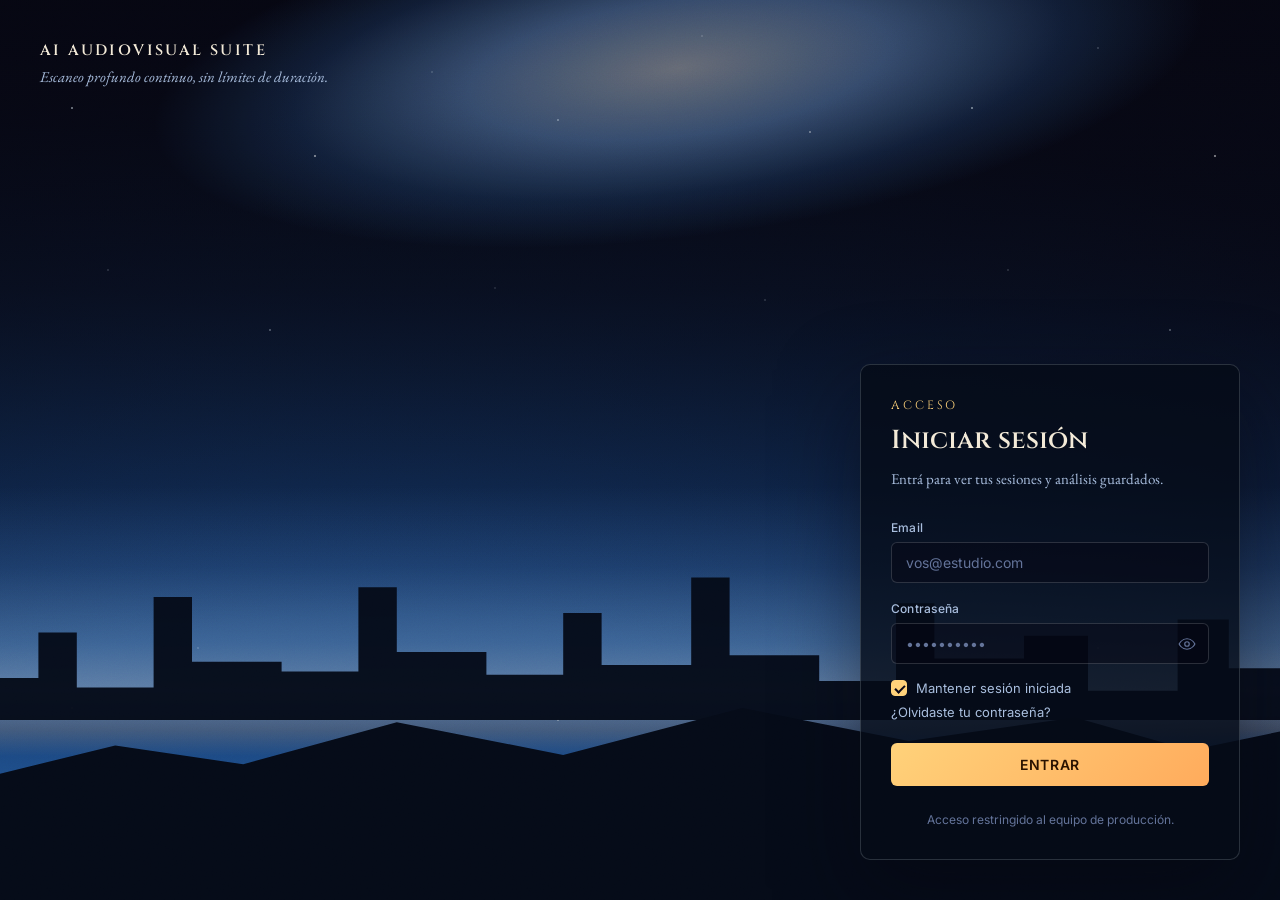
<file: login.html>
<!DOCTYPE html>
<html lang="es">
<head>
    <meta charset="UTF-8">
    <meta name="viewport" content="width=device-width, initial-scale=1.0">
    <title>Iniciar sesión · AI Audiovisual Suite Pro</title>
    <link rel="preconnect" href="https://fonts.googleapis.com">
    <link rel="preconnect" href="https://fonts.gstatic.com" crossorigin>
    <link href="https://fonts.googleapis.com/css2?family=Cinzel:wght@500;600;700&family=EB+Garamond:ital,wght@0,400;0,500;1,400&family=Inter:wght@400;500;600&display=swap" rel="stylesheet">
    <link rel="stylesheet" href="css/login.css">
</head>
<body>

    <div class="cosmos" aria-hidden="true">
        <div class="cosmos__stars"></div>
        <div class="cosmos__galaxy"></div>
        <div class="cosmos__ruins"></div>
        <div class="cosmos__horizon-glow"></div>
        <div class="cosmos__terrain"></div>
        <div class="cosmos__grain"></div>
        <div class="cosmos__vignette"></div>
    </div>

    <div class="stage">
        <header class="mark">
            <span class="mark__wordmark">AI Audiovisual Suite</span>
            <span class="mark__tagline">Escaneo profundo continuo, sin límites de duración.</span>
        </header>

        <section class="gate">
            <div class="gate__box">

                <p class="gate__eyebrow">Acceso</p>
                <h1 class="gate__title">Iniciar sesión</h1>
                <p class="gate__sub">Entrá para ver tus sesiones y análisis guardados.</p>

                <form class="gate__form" id="loginForm" novalidate>
                    <div class="field">
                        <label for="email">Email</label>
                        <input type="email" id="email" name="email" placeholder="vos@estudio.com" autocomplete="username">
                    </div>

                    <div class="field">
                        <label for="password">Contraseña</label>
                        <div class="field__row">
                            <input type="password" id="password" name="password" placeholder="••••••••••" autocomplete="current-password">
                            <button type="button" class="field__toggle" id="togglePassword" aria-label="Mostrar contraseña" aria-pressed="false">
                                <svg id="eyeIcon" width="18" height="18" viewBox="0 0 24 24" fill="none" stroke="currentColor" stroke-width="1.6" stroke-linecap="round" stroke-linejoin="round">
                                    <path d="M1.5 12S5 5 12 5s10.5 7 10.5 7-3.5 7-10.5 7S1.5 12 1.5 12Z"/>
                                    <circle cx="12" cy="12" r="3"/>
                                </svg>
                            </button>
                        </div>
                    </div>

                    <div class="gate__row">
                        <label class="check">
                            <input type="checkbox" id="remember" checked>
                            <span class="check__box"></span>
                            <span>Mantener sesión iniciada</span>
                        </label>
                        <a href="#" class="gate__link">¿Olvidaste tu contraseña?</a>
                    </div>

                    <p class="gate__error" id="gateError" hidden></p>

                    <button type="submit" class="gate__submit" id="submitBtn">
                        <span class="gate__submit-label">Entrar</span>
                    </button>
                </form>

                <p class="gate__footer">Acceso restringido al equipo de producción.</p>
            </div>
        </section>
    </div>

<script type="module" src="js/login.js"></script>
</body>
</html>
</file>
<file: css/login.css>
/* ============================================================
   TOKENS — retrofuturismo cósmico pintado (aerógrafo, cálido/frío)
   ============================================================ */
:root {
    --void: #050b18;
    --flare: #ffab5c;
    --sun: #ffd27a;
    --sun-core: #fff6e0;

    --ink: #f3ead8;
    --ink-dim: #a9bede;
    --ink-faint: #64749a;
    --line: rgba(234, 245, 255, 0.16);
    --card: rgba(6, 12, 24, 0.82);

    --font-display: 'Cinzel', 'Georgia', serif;
    --font-body: 'EB Garamond', 'Georgia', serif;
    --font-ui: 'Inter', 'Segoe UI', system-ui, sans-serif;
}

* { box-sizing: border-box; }

html, body {
    margin: 0;
    min-height: 100%;
    background: var(--void);
    color: var(--ink);
    font-family: var(--font-ui);
    -webkit-font-smoothing: antialiased;
}

a { color: inherit; }

:focus-visible {
    outline: 2px solid var(--sun);
    outline-offset: 2px;
}

/* ============================================================
   COSMOS — escena de fondo (elemento de firma)
   ============================================================ */
.cosmos {
    position: fixed;
    inset: 0;
    z-index: 0;
    overflow: hidden;
    background: linear-gradient(180deg, #050b18 0%, #0a1830 32%, #123362 60%, #1c4a85 84%, #2f6bb0 100%);
}

.cosmos__stars {
    position: absolute;
    z-index: 1;
    inset: 0;
    background-image:
        radial-gradient(1.4px 1.4px at 8% 18%, rgba(234, 245, 255, .9), transparent),
        radial-gradient(1px 1px at 22% 8%, rgba(234, 245, 255, .6), transparent),
        radial-gradient(1.6px 1.6px at 35% 26%, rgba(255, 255, 255, .85), transparent),
        radial-gradient(1px 1px at 48% 12%, rgba(234, 245, 255, .5), transparent),
        radial-gradient(1.2px 1.2px at 62% 20%, rgba(234, 245, 255, .8), transparent),
        radial-gradient(1px 1px at 78% 6%, rgba(234, 245, 255, .5), transparent),
        radial-gradient(1.4px 1.4px at 90% 22%, rgba(255, 255, 255, .7), transparent),
        radial-gradient(1px 1px at 12% 45%, rgba(234, 245, 255, .5), transparent),
        radial-gradient(1.3px 1.3px at 30% 55%, rgba(234, 245, 255, .65), transparent),
        radial-gradient(1px 1px at 55% 48%, rgba(234, 245, 255, .4), transparent),
        radial-gradient(1px 1px at 85% 50%, rgba(234, 245, 255, .5), transparent);
    background-size: 900px 600px;
    background-repeat: repeat;
    opacity: .9;
}

/* Galaxia difusa en el cielo alto: banda de nebulosa inclinada, sin filter:blur
   (backdrop/filter blur son carísimos en renderizado por software — se logra
   la suavidad solo con paradas de degradé, no con blur de capa). */
.cosmos__galaxy {
    position: absolute;
    z-index: 2;
    top: -14vh;
    left: 6vw;
    width: 100vw;
    height: 66vh;
    background: radial-gradient(ellipse 55% 38% at 48% 32%,
        rgba(234, 245, 255, .42) 0%,
        rgba(127, 184, 255, .38) 30%,
        rgba(47, 107, 176, .22) 55%,
        transparent 75%);
    transform: rotate(-7deg);
    mix-blend-mode: screen;
}

/* Resplandor bajo, luz fría de la galaxia rozando el horizonte —
   con apenas un toque cálido justo donde toca las ruinas. */
.cosmos__horizon-glow {
    position: absolute;
    z-index: 3;
    left: -10%;
    right: -10%;
    top: 54vh;
    height: 30vh;
    background: linear-gradient(180deg,
        transparent 0%,
        rgba(127, 184, 255, .10) 30%,
        rgba(169, 212, 255, .26) 58%,
        rgba(234, 245, 255, .34) 76%,
        rgba(255, 184, 112, .18) 90%,
        transparent 100%);
    animation: glow-breathe 9s ease-in-out infinite;
}

@keyframes glow-breathe {
    0%, 100% { opacity: 1; }
    50%      { opacity: .72; }
}

/* Terreno alienígena: silueta de dunas/cráteres recortada con clip-path */
.cosmos__terrain {
    position: absolute;
    z-index: 5;
    left: 0; right: 0;
    bottom: 0;
    height: 26vh;
    background: var(--void);
    clip-path: polygon(
        0% 46%, 9% 34%, 19% 42%, 31% 24%, 44% 38%,
        58% 18%, 71% 32%, 84% 22%, 93% 36%, 100% 28%,
        100% 100%, 0% 100%
    );
}

/* Ruinas: skyline de torres/monolitos quebrados, un solo elemento con clip-path */
.cosmos__ruins {
    position: absolute;
    z-index: 4;
    left: 0; right: 0;
    bottom: 20vh;
    height: 18vh;
    background: var(--void);
    opacity: .96;
    clip-path: polygon(
        0% 100%, 0% 74%, 3% 74%, 3% 46%, 6% 46%, 6% 80%,
        12% 80%, 12% 24%, 15% 24%, 15% 64%, 22% 64%, 22% 70%,
        28% 70%, 28% 18%, 31% 18%, 31% 58%, 38% 58%, 38% 72%,
        44% 72%, 44% 34%, 47% 34%, 47% 66%, 54% 66%, 54% 12%,
        57% 12%, 57% 60%, 64% 60%, 64% 76%, 70% 76%, 70% 28%,
        73% 28%, 73% 62%, 80% 62%, 80% 48%, 85% 48%, 85% 82%,
        92% 82%, 92% 38%, 96% 38%, 96% 68%, 100% 68%, 100% 100%
    );
}

.cosmos__grain {
    position: absolute;
    z-index: 6;
    inset: 0;
    opacity: .06;
    mix-blend-mode: overlay;
    background-image: url("data:image/svg+xml,%3Csvg xmlns='http://www.w3.org/2000/svg' width='140' height='140'%3E%3Cfilter id='n'%3E%3CfeTurbulence type='fractalNoise' baseFrequency='0.85' numOctaves='3' stitchTiles='stitch'/%3E%3C/filter%3E%3Crect width='100%25' height='100%25' filter='url(%23n)'/%3E%3C/svg%3E");
    background-size: 160px 160px;
}

.cosmos__vignette {
    position: absolute;
    inset: 0;
    background: radial-gradient(130% 90% at 30% 100%, transparent 35%, rgba(6, 5, 16, .78) 100%);
}

/* ============================================================
   MARK — wordmark discreto (el arte es el protagonista, no el logo)
   ============================================================ */
.mark {
    display: flex;
    flex-direction: column;
    gap: 6px;
}

.mark__wordmark {
    font-family: var(--font-display);
    font-weight: 600;
    font-size: 15px;
    letter-spacing: .16em;
    text-transform: uppercase;
    color: var(--ink);
}

.mark__tagline {
    font-family: var(--font-body);
    font-style: italic;
    font-size: 15px;
    color: var(--ink-dim);
}

/* ============================================================
   STAGE / GATE — panel de acceso, asimétrico (regla de tercios)
   ============================================================ */
.stage {
    position: relative;
    z-index: 2;
    min-height: 100vh;
    display: flex;
    flex-direction: column;
    padding: 40px;
}

.gate {
    margin-top: auto;
    display: flex;
    justify-content: flex-end;
}

.gate__box {
    width: 100%;
    max-width: 380px;
    background: var(--card);
    border: 1px solid var(--line);
    border-radius: 10px;
    padding: 32px 30px;
    box-shadow: 0 30px 80px rgba(6, 5, 16, .5);
}

.gate__eyebrow {
    font-family: var(--font-display);
    font-size: 12px;
    letter-spacing: .24em;
    text-transform: uppercase;
    color: var(--sun);
    margin: 0 0 10px 0;
}

.gate__title {
    font-family: var(--font-display);
    font-weight: 600;
    font-size: 26px;
    margin: 0;
    color: var(--ink);
}

.gate__sub {
    font-family: var(--font-body);
    margin: 10px 0 30px 0;
    font-size: 15px;
    line-height: 1.5;
    color: var(--ink-dim);
}

.gate__form {
    display: flex;
    flex-direction: column;
    gap: 18px;
}

.field label {
    display: block;
    font-family: var(--font-ui);
    font-size: 12px;
    font-weight: 500;
    color: var(--ink-dim);
    margin-bottom: 7px;
    letter-spacing: .02em;
}

.field input[type="email"],
.field input[type="password"],
.field input[type="text"] {
    width: 100%;
    background: rgba(6, 5, 16, .38);
    border: 1px solid var(--line);
    border-radius: 6px;
    color: var(--ink);
    font-family: var(--font-ui);
    font-size: 14px;
    padding: 11px 14px;
    transition: border-color .15s ease, background .15s ease;
}

.field input::placeholder { color: var(--ink-faint); }

.field input:hover { border-color: rgba(243, 234, 216, .3); }

.field input:focus {
    outline: none;
    border-color: var(--sun);
    background: rgba(6, 5, 16, .55);
}

.field__row {
    position: relative;
    display: flex;
    align-items: center;
}

.field__row input { padding-right: 44px; }

.field__toggle {
    position: absolute;
    right: 6px;
    display: flex;
    align-items: center;
    justify-content: center;
    width: 32px;
    height: 32px;
    background: none;
    border: none;
    border-radius: 5px;
    color: var(--ink-faint);
    cursor: pointer;
}

.field__toggle:hover { color: var(--ink-dim); background: rgba(243, 234, 216, .08); }
.field__toggle[aria-pressed="true"] { color: var(--sun); }

.gate__row {
    display: flex;
    align-items: center;
    justify-content: space-between;
    flex-wrap: wrap;
    gap: 8px 16px;
    font-family: var(--font-ui);
    font-size: 13px;
    margin-top: -2px;
}

.check {
    display: flex;
    align-items: center;
    gap: 9px;
    color: var(--ink-dim);
    cursor: pointer;
    user-select: none;
}

.check input { position: absolute; opacity: 0; width: 0; height: 0; }

.check__box {
    width: 16px;
    height: 16px;
    border: 1px solid var(--line);
    border-radius: 4px;
    background: rgba(6, 5, 16, .38);
    flex: none;
    position: relative;
    transition: border-color .15s ease, background .15s ease;
}

.check input:checked + .check__box {
    background: var(--sun);
    border-color: var(--sun);
}

.check input:checked + .check__box::after {
    content: "";
    position: absolute;
    left: 5px; top: 2px;
    width: 4px; height: 8px;
    border: solid #0a0818;
    border-width: 0 2px 2px 0;
    transform: rotate(45deg);
}

.check input:focus-visible + .check__box {
    outline: 2px solid var(--sun);
    outline-offset: 2px;
}

.gate__link {
    color: var(--ink-dim);
    text-decoration: none;
    border-bottom: 1px solid transparent;
}

.gate__link:hover { color: var(--ink); border-color: var(--ink-faint); }

.gate__submit {
    position: relative;
    margin-top: 4px;
    width: 100%;
    background: linear-gradient(135deg, var(--sun) 0%, var(--flare) 100%);
    color: #2a1200;
    border: none;
    border-radius: 6px;
    padding: 13px;
    font-family: var(--font-ui);
    font-weight: 600;
    font-size: 14px;
    letter-spacing: .04em;
    text-transform: uppercase;
    cursor: pointer;
    transition: filter .15s ease, transform .05s ease;
}

.gate__submit:hover { filter: brightness(1.08); }
.gate__submit:active { transform: translateY(1px); }

.gate__submit.is-loading .gate__submit-label { opacity: 0; }

.gate__submit::after {
    content: "";
    position: absolute;
    top: 50%; left: 50%;
    width: 16px; height: 16px;
    margin: -8px 0 0 -8px;
    border-radius: 50%;
    border: 2px solid rgba(42, 18, 0, .35);
    border-top-color: #2a1200;
    opacity: 0;
    animation: spin .7s linear infinite;
}

.gate__submit.is-loading::after { opacity: 1; }

.gate__error {
    margin: -6px 0 4px;
    font-size: 13px;
    color: var(--flare);
    text-align: center;
}

.field.is-error input {
    border-color: var(--flare);
    animation: shake .32s ease;
}

@keyframes shake {
    0%, 100% { transform: translateX(0); }
    25%      { transform: translateX(-4px); }
    75%      { transform: translateX(4px); }
}

@keyframes spin {
    to { transform: rotate(360deg); }
}

.gate__footer {
    font-family: var(--font-ui);
    margin: 26px 0 0 0;
    font-size: 12px;
    color: var(--ink-faint);
    text-align: center;
}

/* ============================================================
   RESPONSIVE
   ============================================================ */
@media (max-width: 720px) {
    .stage {
        padding: 24px;
    }

    .gate {
        justify-content: center;
    }

    .cosmos__galaxy {
        height: 50vh;
    }

    .cosmos__horizon-glow {
        top: 44vh;
    }

    .cosmos__terrain { height: 20vh; }
    .cosmos__ruins { bottom: 15vh; height: 14vh; }

    .gate__box {
        max-width: 420px;
        padding: 26px 22px;
    }
}

@media (max-width: 420px) {
    .mark__tagline { display: none; }
}

/* ============================================================
   MOTION PREFERENCES
   ============================================================ */
@media (prefers-reduced-motion: reduce) {
    .cosmos__horizon-glow,
    .gate__submit::after {
        animation: none !important;
    }
}
</file>
